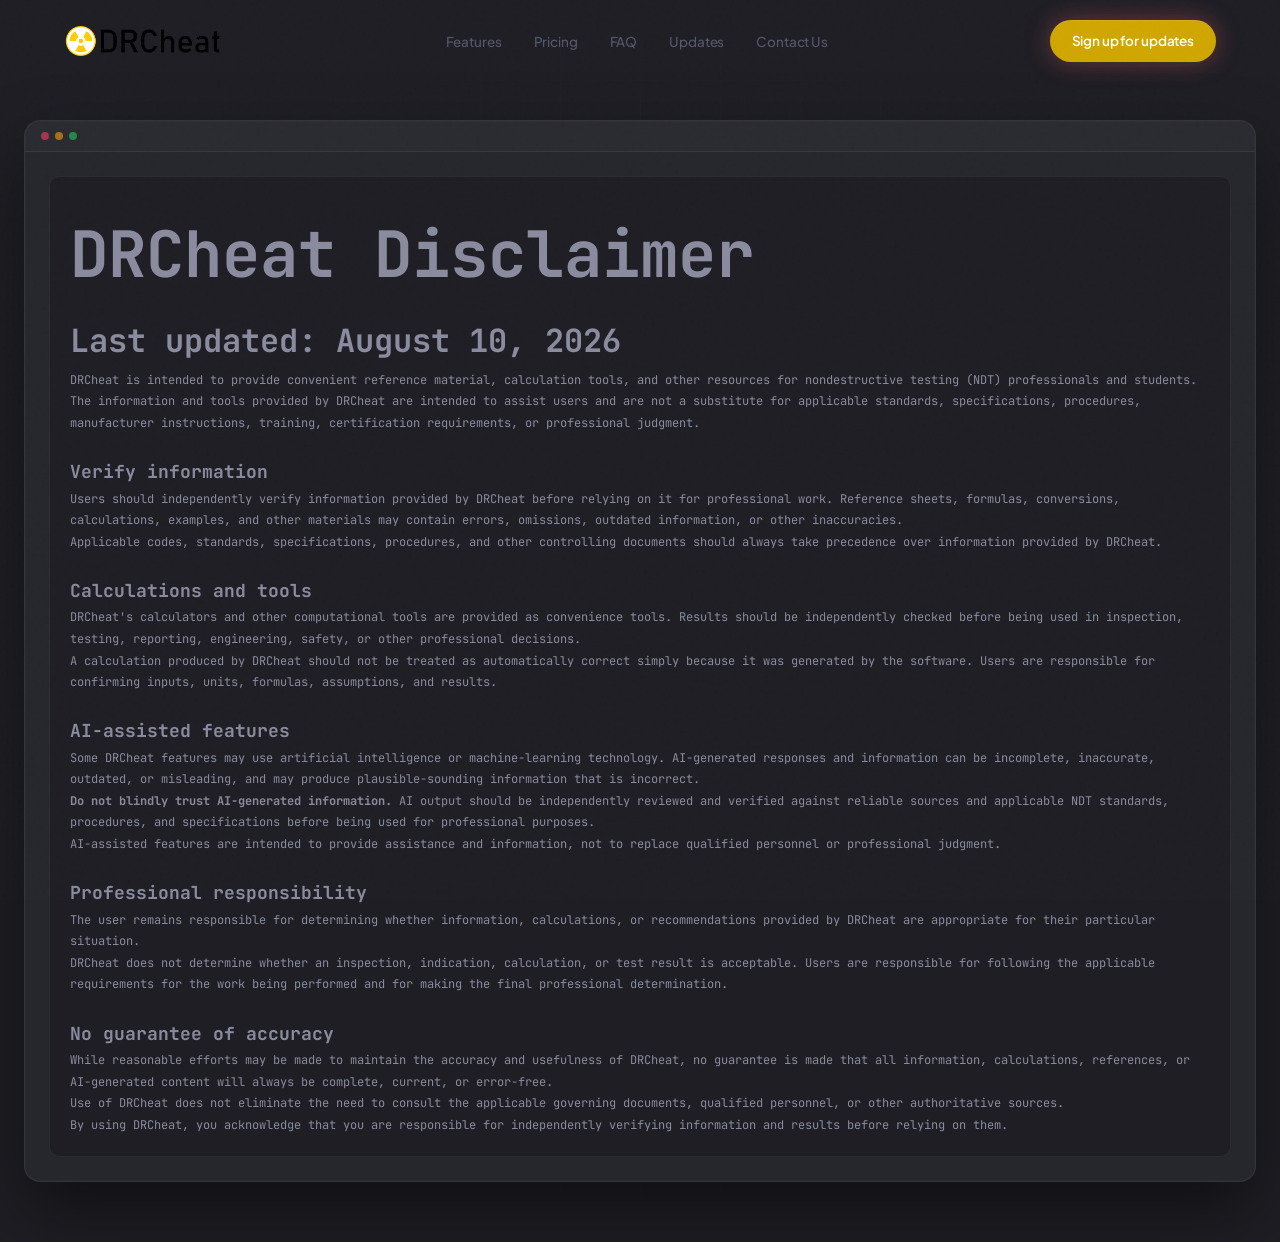
<file: disclaimer/index.html>
<!DOCTYPE html>
<html lang="en">
<head>
    <meta charset="UTF-8">
    <meta name="viewport" content="width=device-width, initial-scale=1.0">
    <link rel="icon" type="image/x-icon" href="/favicon.ico">
    
    <title>DRCheat - Disclaimer</title>
    <link rel="canonical" href="https://drcheat.on.ma/disclaimer">
    <link rel="stylesheet" href="/assets/index.css">

    <meta property="og:type" content="website">
    <meta property="og:title" content="DRCheat — The Ultimate NDT Toolkit">
    <meta property="og:description" content="A powerful toolkit for NDT technicians, featuring unit conversion, cheat sheets, image tools, and productivity features.">
    <meta property="og:url" content="https://drcheat.on.ma/disclaimer">
    <meta property="og:image" content="https://drcheat.on.ma/assets/og-image.png">
    <meta property="og:site_name" content="DRCheat">

    <meta name="twitter:card" content="summary_large_image">
    <meta name="twitter:title" content="DRCheat — The Ultimate NDT Toolkit">
    <meta name="twitter:description" content="A powerful toolkit for NDT technicians, featuring unit conversion, cheat sheets, image tools, and productivity features.">
    <meta name="twitter:image" content="https://drcheat.on.ma/assets/og-image.png">

    <link rel="preconnect" href="https://fonts.googleapis.com">
    <link rel="preconnect" href="https://fonts.gstatic.com" crossorigin>
    <link href="https://fonts.googleapis.com/css2?family=Plus+Jakarta+Sans:wght@400;500;600;700;800&family=JetBrains+Mono:wght@400;500&display=swap" rel="stylesheet">
    <link href="https://fonts.googleapis.com/css2?family=Audiowide&display=swap" rel="stylesheet">

    <script defer src="https://analytics.drcheat.on.ma/script.js" data-website-id="e229d706-42db-4bab-a786-68987f3311f6"></script>
    <script defer src="https://analytics.drcheat.on.ma/recorder.js" data-website-id="e229d706-42db-4bab-a786-68987f3311f6"></script>
</head>
<body>
    <nav class="navbar" id="navbar">
        <div class="container">
            <a href="/" class="nav-brand" data-umami-event="logo">
                <img src="/assets/logo.png" alt="DRCheat Logo" class="brand-logo">
            </a>
            <ul class="nav-links" id="navLinks">
                <li><a href="/#features" data-umami-event="features">Features</a></li>
                <li><a href="/#pricing" data-umami-event="pricing">Pricing</a></li>
                <li><a href="/#faq" data-umami-event="faq">FAQ</a></li>
                <li><a href="/updates" data-umami-event="updates">Updates</a></li>
                <li><a href="/contact" data-umami-event="contact">Contact Us</a></li>
                <li class="nav-mobile-actions">
                    <a href="/#subscribe" data-umami-event="subscribe" class="btn btn-primary">Sign up for updates</a>
                </li>
            </ul>
            <div class="nav-actions">
                <a href="/#subscribe" data-umami-event="subscribe" class="btn btn-primary">Sign up for updates</a>
            </div>
            <button class="nav-toggle" id="navToggle" aria-label="Toggle menu" data-umami-event="mobile-nav">
                <span></span><span></span><span></span>
            </button>
        </div>
    </nav>

    <section class="error-page">
        <div class="error-window">
            <div class="error-toolbar">
                <span></span>
                <span></span>
                <span></span>
            </div>
                <div class="fv-body">
                    <div class="code-block">
                    <h1 style="font-size: 64px;">DRCheat Disclaimer</h1>
                    <p style="font-size: 32px;"><strong>Last updated: August 10, 2026</strong></p>
                    <p>
                        DRCheat is intended to provide convenient reference material, calculation
                        tools, and other resources for nondestructive testing (NDT) professionals
                        and students. The information and tools provided by DRCheat are intended
                        to assist users and are not a substitute for applicable standards,
                        specifications, procedures, manufacturer instructions, training,
                        certification requirements, or professional judgment.
                    </p><br>

                    <h2>Verify information</h2>
                    <p>
                        Users should independently verify information provided by DRCheat before
                        relying on it for professional work. Reference sheets, formulas,
                        conversions, calculations, examples, and other materials may contain
                        errors, omissions, outdated information, or other inaccuracies.
                    </p>

                    <p>
                        Applicable codes, standards, specifications, procedures, and other
                        controlling documents should always take precedence over information
                        provided by DRCheat.
                    </p><br>

                    <h2>Calculations and tools</h2>

                    <p>
                        DRCheat's calculators and other computational tools are provided as
                        convenience tools. Results should be independently checked before being
                        used in inspection, testing, reporting, engineering, safety, or other
                        professional decisions.
                    </p>

                    <p>
                        A calculation produced by DRCheat should not be treated as automatically
                        correct simply because it was generated by the software. Users are
                        responsible for confirming inputs, units, formulas, assumptions, and
                        results.
                    </p><br>

                    <h2>AI-assisted features</h2>

                    <p>
                        Some DRCheat features may use artificial intelligence or machine-learning
                        technology. AI-generated responses and information can be incomplete,
                        inaccurate, outdated, or misleading, and may produce plausible-sounding
                        information that is incorrect.
                    </p>

                    <p>
                        <strong>
                            Do not blindly trust AI-generated information.
                        </strong>
                        AI output should be independently reviewed and verified against reliable
                        sources and applicable NDT standards, procedures, and specifications
                        before being used for professional purposes.
                    </p>

                    <p>
                        AI-assisted features are intended to provide assistance and information,
                        not to replace qualified personnel or professional judgment.
                    </p><br>

                    <h2>Professional responsibility</h2>

                    <p>
                        The user remains responsible for determining whether information,
                        calculations, or recommendations provided by DRCheat are appropriate for
                        their particular situation.
                    </p>

                    <p>
                        DRCheat does not determine whether an inspection, indication, calculation,
                        or test result is acceptable. Users are responsible for following the
                        applicable requirements for the work being performed and for making the
                        final professional determination.
                    </p><br>

                    <h2>No guarantee of accuracy</h2>

                    <p>
                        While reasonable efforts may be made to maintain the accuracy and
                        usefulness of DRCheat, no guarantee is made that all information,
                        calculations, references, or AI-generated content will always be complete,
                        current, or error-free.
                    </p>

                    <p>
                        Use of DRCheat does not eliminate the need to consult the applicable
                        governing documents, qualified personnel, or other authoritative sources.
                    </p>

                    <p>
                        By using DRCheat, you acknowledge that you are responsible for
                        independently verifying information and results before relying on them.
                    </p>
                </div>
            </div>
        </div>
    </section>
</body>
</html>
</file>
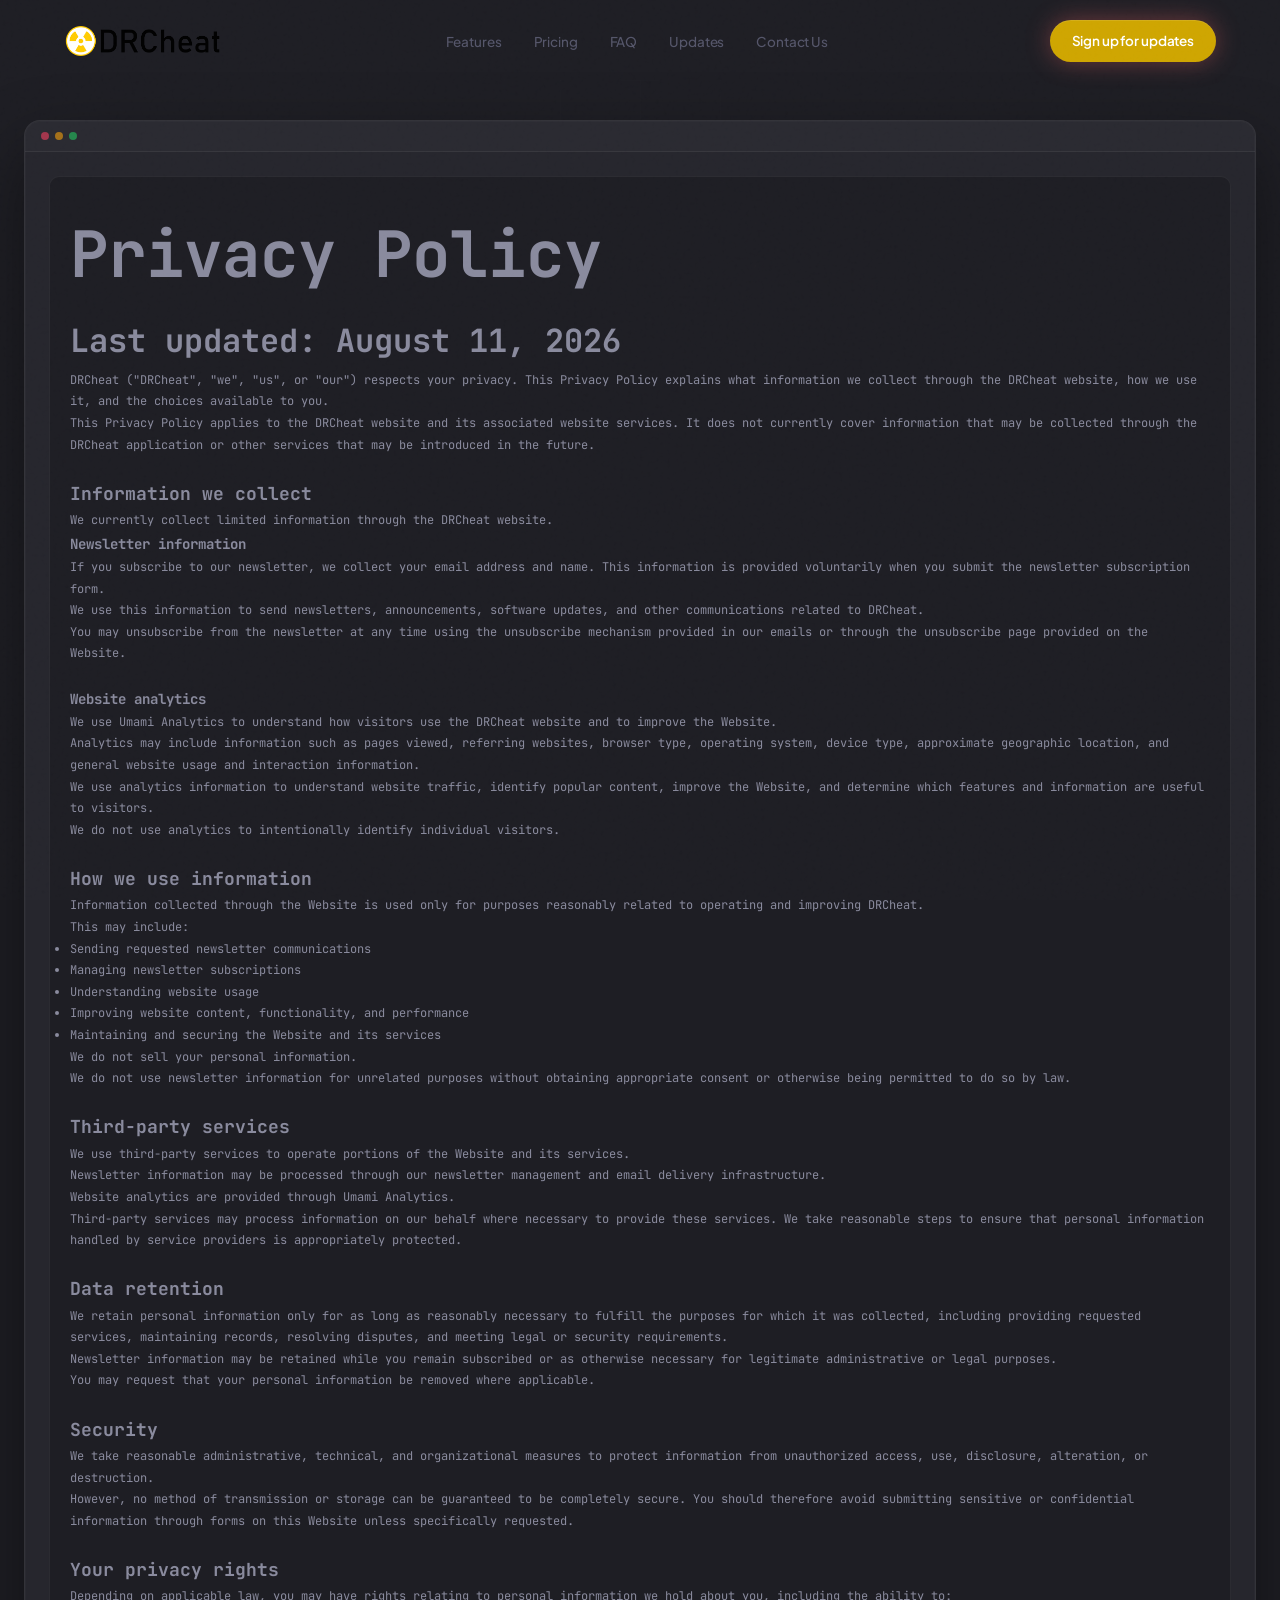
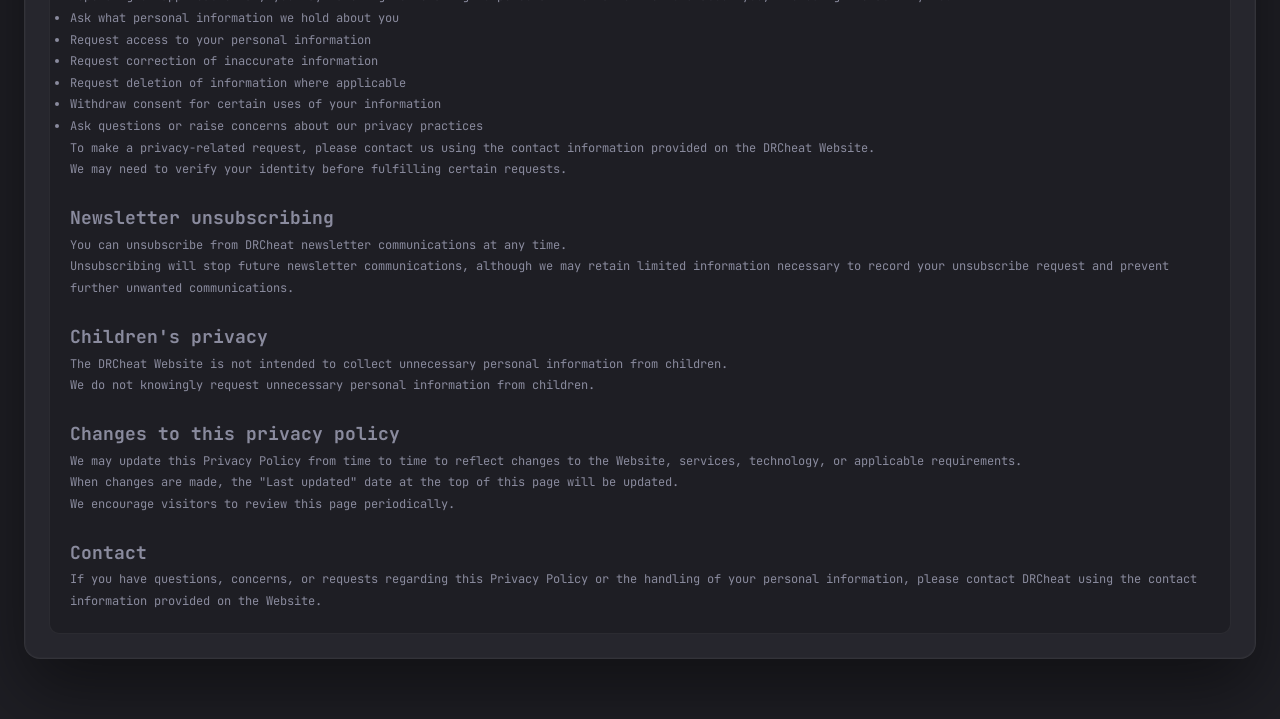
<file: pp/index.html>
<!DOCTYPE html>
<html lang="en">
<head>
    <meta charset="UTF-8">
    <meta name="viewport" content="width=device-width, initial-scale=1.0">
    <link rel="icon" type="image/x-icon" href="/favicon.ico">
    
    <title>DRCheat - Privacy Policy</title>
    <link rel="canonical" href="https://drcheat.on.ma/pp">
    <link rel="stylesheet" href="/assets/index.css">

    <meta property="og:type" content="website">
    <meta property="og:title" content="DRCheat — The Ultimate NDT Toolkit">
    <meta property="og:description" content="A powerful toolkit for NDT technicians, featuring unit conversion, cheat sheets, image tools, and productivity features.">
    <meta property="og:url" content="https://drcheat.on.ma/pp">
    <meta property="og:image" content="https://drcheat.on.ma/assets/og-image.png">
    <meta property="og:site_name" content="DRCheat">

    <meta name="twitter:card" content="summary_large_image">
    <meta name="twitter:title" content="DRCheat — The Ultimate NDT Toolkit">
    <meta name="twitter:description" content="A powerful toolkit for NDT technicians, featuring unit conversion, cheat sheets, image tools, and productivity features.">
    <meta name="twitter:image" content="https://drcheat.on.ma/assets/og-image.png">

    <link rel="preconnect" href="https://fonts.googleapis.com">
    <link rel="preconnect" href="https://fonts.gstatic.com" crossorigin>
    <link href="https://fonts.googleapis.com/css2?family=Plus+Jakarta+Sans:wght@400;500;600;700;800&family=JetBrains+Mono:wght@400;500&display=swap" rel="stylesheet">
    <link href="https://fonts.googleapis.com/css2?family=Audiowide&display=swap" rel="stylesheet">

    <script defer src="https://analytics.drcheat.on.ma/script.js" data-website-id="e229d706-42db-4bab-a786-68987f3311f6"></script>
    <script defer src="https://analytics.drcheat.on.ma/recorder.js" data-website-id="e229d706-42db-4bab-a786-68987f3311f6"></script>
</head>
<body>
    <nav class="navbar" id="navbar">
        <div class="container">
            <a href="/" class="nav-brand" data-umami-event="logo">
                <img src="/assets/logo.png" alt="DRCheat Logo" class="brand-logo">
            </a>
            <ul class="nav-links" id="navLinks">
                <li><a href="/#features" data-umami-event="features">Features</a></li>
                <li><a href="/#pricing" data-umami-event="pricing">Pricing</a></li>
                <li><a href="/#faq" data-umami-event="faq">FAQ</a></li>
                <li><a href="/updates" data-umami-event="updates">Updates</a></li>
                <li><a href="/contact" data-umami-event="contact">Contact Us</a></li>
                <li class="nav-mobile-actions">
                    <a href="/#subscribe" data-umami-event="subscribe" class="btn btn-primary">Sign up for updates</a>
                </li>
            </ul>
            <div class="nav-actions">
                <a href="/#subscribe" data-umami-event="subscribe" class="btn btn-primary">Sign up for updates</a>
            </div>
            <button class="nav-toggle" id="navToggle" aria-label="Toggle menu" data-umami-event="mobile-nav">
                <span></span><span></span><span></span>
            </button>
        </div>
    </nav>

    <section class="error-page">
        <div class="error-window">
            <div class="error-toolbar">
                <span></span>
                <span></span>
                <span></span>
            </div>
                <div class="fv-body">
                    <div class="code-block">
                    <h1 style="font-size: 64px;">Privacy Policy</h1>
                    <p style="font-size: 32px;"><strong>Last updated: August 11, 2026</strong></p>

                    <p>
                        DRCheat ("DRCheat", "we", "us", or "our") respects your privacy. This Privacy
                        Policy explains what information we collect through the DRCheat website,
                        how we use it, and the choices available to you.
                    </p>

                    <p>
                        This Privacy Policy applies to the DRCheat website and its associated
                        website services. It does not currently cover information that may be
                        collected through the DRCheat application or other services that may be
                        introduced in the future.
                    </p><br>

                    <h2>Information we collect</h2>

                    <p>
                        We currently collect limited information through the DRCheat website.
                    </p>

                    <h3>Newsletter information</h3>

                    <p>
                        If you subscribe to our newsletter, we collect your email address and name.
                        This information is provided voluntarily when you submit the newsletter
                        subscription form.
                    </p>

                    <p>
                        We use this information to send newsletters, announcements, software
                        updates, and other communications related to DRCheat.
                    </p>

                    <p>
                        You may unsubscribe from the newsletter at any time using the unsubscribe
                        mechanism provided in our emails or through the unsubscribe page provided
                        on the Website.
                    </p><br>

                    <h3>Website analytics</h3>

                    <p>
                        We use Umami Analytics to understand how visitors use the DRCheat website
                        and to improve the Website.
                    </p>

                    <p>
                        Analytics may include information such as pages viewed, referring websites,
                        browser type, operating system, device type, approximate geographic
                        location, and general website usage and interaction information.
                    </p>

                    <p>
                        We use analytics information to understand website traffic, identify popular
                        content, improve the Website, and determine which features and information
                        are useful to visitors.
                    </p>

                    <p>
                        We do not use analytics to intentionally identify individual visitors.
                    </p><br>

                    <h2>How we use information</h2>

                    <p>
                        Information collected through the Website is used only for purposes
                        reasonably related to operating and improving DRCheat.
                    </p>

                    <p>
                        This may include:
                    </p>

                    <ul>
                        <li>Sending requested newsletter communications</li>
                        <li>Managing newsletter subscriptions</li>
                        <li>Understanding website usage</li>
                        <li>Improving website content, functionality, and performance</li>
                        <li>Maintaining and securing the Website and its services</li>
                    </ul>

                    <p>
                        We do not sell your personal information.
                    </p>

                    <p>
                        We do not use newsletter information for unrelated purposes without
                        obtaining appropriate consent or otherwise being permitted to do so by law.
                    </p><br>

                    <h2>Third-party services</h2>

                    <p>
                        We use third-party services to operate portions of the Website and its
                        services.
                    </p>

                    <p>
                        Newsletter information may be processed through our newsletter management
                        and email delivery infrastructure.
                    </p>

                    <p>
                        Website analytics are provided through Umami Analytics.
                    </p>

                    <p>
                        Third-party services may process information on our behalf where necessary
                        to provide these services. We take reasonable steps to ensure that personal
                        information handled by service providers is appropriately protected.
                    </p><br>

                    <h2>Data retention</h2>

                    <p>
                        We retain personal information only for as long as reasonably necessary to
                        fulfill the purposes for which it was collected, including providing
                        requested services, maintaining records, resolving disputes, and meeting
                        legal or security requirements.
                    </p>

                    <p>
                        Newsletter information may be retained while you remain subscribed or as
                        otherwise necessary for legitimate administrative or legal purposes.
                    </p>

                    <p>
                        You may request that your personal information be removed where applicable.
                    </p><br>

                    <h2>Security</h2>

                    <p>
                        We take reasonable administrative, technical, and organizational measures
                        to protect information from unauthorized access, use, disclosure,
                        alteration, or destruction.
                    </p>

                    <p>
                        However, no method of transmission or storage can be guaranteed to be
                        completely secure. You should therefore avoid submitting sensitive or
                        confidential information through forms on this Website unless specifically
                        requested.
                    </p><br>

                    <h2>Your privacy rights</h2>

                    <p>
                        Depending on applicable law, you may have rights relating to personal
                        information we hold about you, including the ability to:
                    </p>

                    <ul>
                        <li>Ask what personal information we hold about you</li>
                        <li>Request access to your personal information</li>
                        <li>Request correction of inaccurate information</li>
                        <li>Request deletion of information where applicable</li>
                        <li>Withdraw consent for certain uses of your information</li>
                        <li>Ask questions or raise concerns about our privacy practices</li>
                    </ul>

                    <p>
                        To make a privacy-related request, please contact us using the contact
                        information provided on the DRCheat Website.
                    </p>

                    <p>
                        We may need to verify your identity before fulfilling certain requests.
                    </p><br>

                    <h2>Newsletter unsubscribing</h2>

                    <p>
                        You can unsubscribe from DRCheat newsletter communications at any time.
                    </p>

                    <p>
                        Unsubscribing will stop future newsletter communications, although we may
                        retain limited information necessary to record your unsubscribe request and
                        prevent further unwanted communications.
                    </p><br>

                    <h2>Children's privacy</h2>

                    <p>
                        The DRCheat Website is not intended to collect unnecessary personal
                        information from children.
                    </p>

                    <p>
                        We do not knowingly request unnecessary personal information from children.
                    </p><br>

                    <h2>Changes to this privacy policy</h2>

                    <p>
                        We may update this Privacy Policy from time to time to reflect changes to
                        the Website, services, technology, or applicable requirements.
                    </p>

                    <p>
                        When changes are made, the "Last updated" date at the top of this page will
                        be updated.
                    </p>

                    <p>
                        We encourage visitors to review this page periodically.
                    </p><br>

                    <h2>Contact</h2>

                    <p>
                        If you have questions, concerns, or requests regarding this Privacy Policy
                        or the handling of your personal information, please contact DRCheat using
                        the contact information provided on the Website.
                    </p>
                </div>
            </div>
        </div>
    </section>
</body>
</html>
</file>
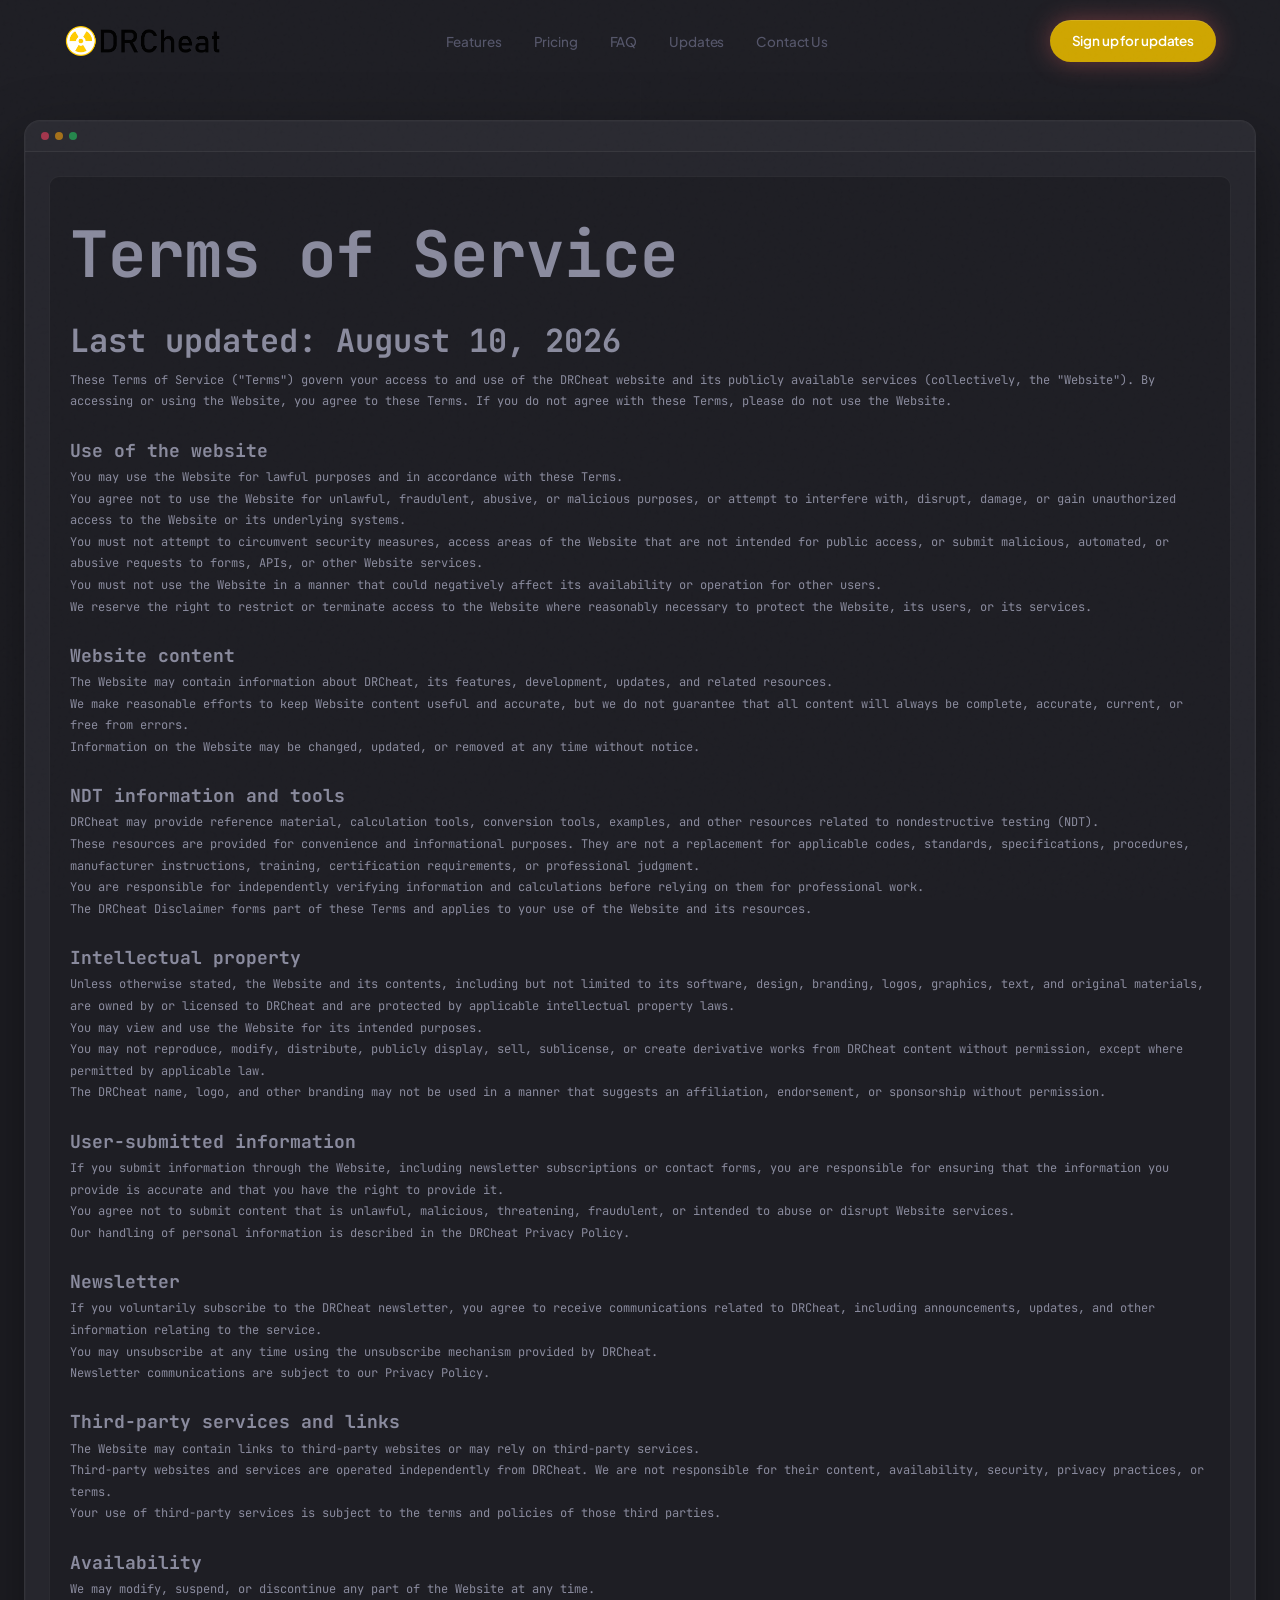
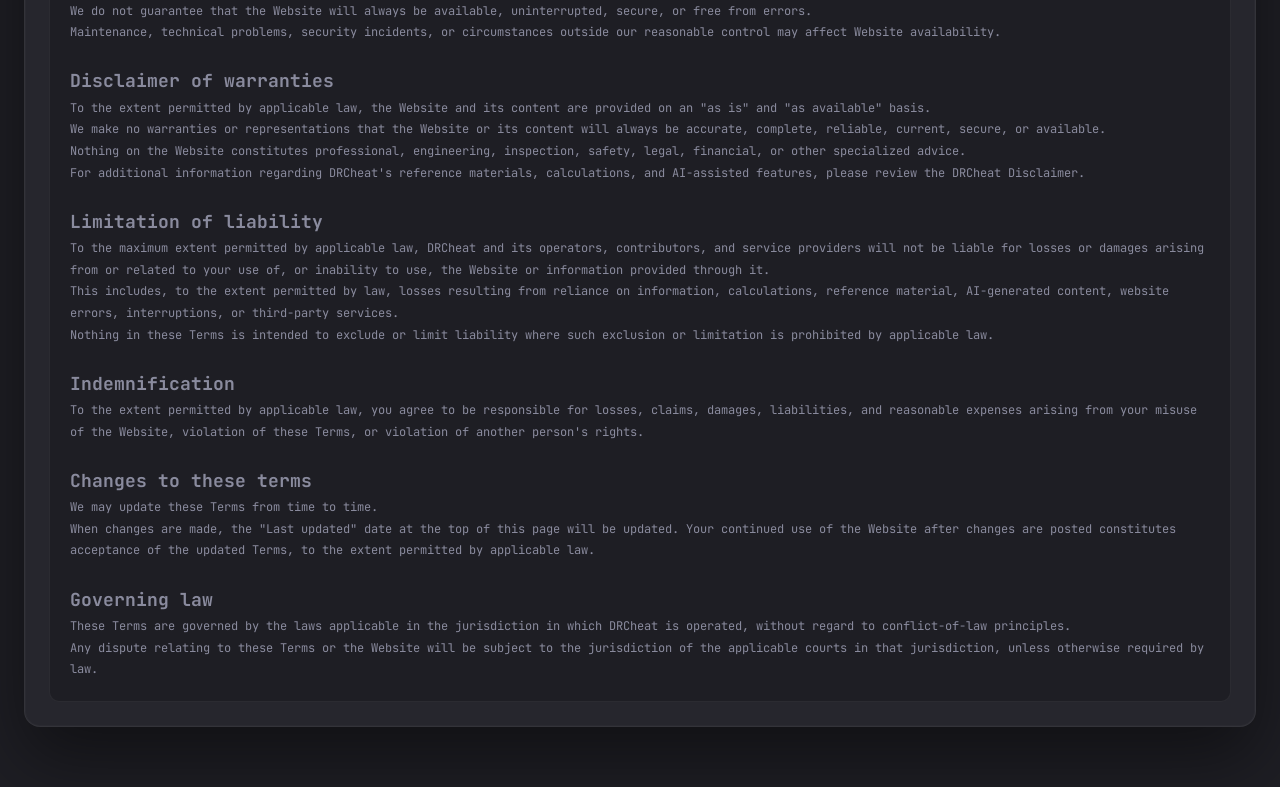
<file: tos/index.html>
<!DOCTYPE html>
<html lang="en">
<head>
    <meta charset="UTF-8">
    <meta name="viewport" content="width=device-width, initial-scale=1.0">
    <link rel="icon" type="image/x-icon" href="/favicon.ico">
    
    <title>DRCheat - Terms of Service</title>
    <link rel="canonical" href="https://drcheat.on.ma/tos">
    <link rel="stylesheet" href="/assets/index.css">

    <meta property="og:type" content="website">
    <meta property="og:title" content="DRCheat — The Ultimate NDT Toolkit">
    <meta property="og:description" content="A powerful toolkit for NDT technicians, featuring unit conversion, cheat sheets, image tools, and productivity features.">
    <meta property="og:url" content="https://drcheat.on.ma/tos">
    <meta property="og:image" content="https://drcheat.on.ma/assets/og-image.png">
    <meta property="og:site_name" content="DRCheat">

    <meta name="twitter:card" content="summary_large_image">
    <meta name="twitter:title" content="DRCheat — The Ultimate NDT Toolkit">
    <meta name="twitter:description" content="A powerful toolkit for NDT technicians, featuring unit conversion, cheat sheets, image tools, and productivity features.">
    <meta name="twitter:image" content="https://drcheat.on.ma/assets/og-image.png">

    <link rel="preconnect" href="https://fonts.googleapis.com">
    <link rel="preconnect" href="https://fonts.gstatic.com" crossorigin>
    <link href="https://fonts.googleapis.com/css2?family=Plus+Jakarta+Sans:wght@400;500;600;700;800&family=JetBrains+Mono:wght@400;500&display=swap" rel="stylesheet">
    <link href="https://fonts.googleapis.com/css2?family=Audiowide&display=swap" rel="stylesheet">

    <script defer src="https://analytics.drcheat.on.ma/script.js" data-website-id="e229d706-42db-4bab-a786-68987f3311f6"></script>
    <script defer src="https://analytics.drcheat.on.ma/recorder.js" data-website-id="e229d706-42db-4bab-a786-68987f3311f6"></script>
</head>
<body>
    <nav class="navbar" id="navbar">
        <div class="container">
            <a href="/" class="nav-brand" data-umami-event="logo">
                <img src="/assets/logo.png" alt="DRCheat Logo" class="brand-logo">
            </a>
            <ul class="nav-links" id="navLinks">
                <li><a href="/#features" data-umami-event="features">Features</a></li>
                <li><a href="/#pricing" data-umami-event="pricing">Pricing</a></li>
                <li><a href="/#faq" data-umami-event="faq">FAQ</a></li>
                <li><a href="/updates" data-umami-event="updates">Updates</a></li>
                <li><a href="/contact" data-umami-event="contact">Contact Us</a></li>
                <li class="nav-mobile-actions">
                    <a href="/#subscribe" data-umami-event="subscribe" class="btn btn-primary">Sign up for updates</a>
                </li>
            </ul>
            <div class="nav-actions">
                <a href="/#subscribe" data-umami-event="subscribe" class="btn btn-primary">Sign up for updates</a>
            </div>
            <button class="nav-toggle" id="navToggle" aria-label="Toggle menu" data-umami-event="mobile-nav">
                <span></span><span></span><span></span>
            </button>
        </div>
    </nav>

    <section class="error-page">
        <div class="error-window">
            <div class="error-toolbar">
                <span></span>
                <span></span>
                <span></span>
            </div>
                <div class="fv-body">
                    <div class="code-block">
                    <h1 style="font-size: 64px;">Terms of Service</h1>
                    <p style="font-size: 32px;"><strong>Last updated: August 10, 2026</strong></p>

                    <p>
                        These Terms of Service ("Terms") govern your access to and use of the DRCheat
                        website and its publicly available services (collectively, the "Website").
                        By accessing or using the Website, you agree to these Terms. If you do not
                        agree with these Terms, please do not use the Website.
                    </p><br>

                    <h2>Use of the website</h2>

                    <p>
                        You may use the Website for lawful purposes and in accordance with these
                        Terms.
                    </p>

                    <p>
                        You agree not to use the Website for unlawful, fraudulent, abusive, or
                        malicious purposes, or attempt to interfere with, disrupt, damage, or gain
                        unauthorized access to the Website or its underlying systems.
                    </p>

                    <p>
                        You must not attempt to circumvent security measures, access areas of the
                        Website that are not intended for public access, or submit malicious,
                        automated, or abusive requests to forms, APIs, or other Website services.
                    </p>

                    <p>
                        You must not use the Website in a manner that could negatively affect its
                        availability or operation for other users.
                    </p>

                    <p>
                        We reserve the right to restrict or terminate access to the Website where
                        reasonably necessary to protect the Website, its users, or its services.
                    </p><br>

                    <h2>Website content</h2>

                    <p>
                        The Website may contain information about DRCheat, its features,
                        development, updates, and related resources.
                    </p>

                    <p>
                        We make reasonable efforts to keep Website content useful and accurate, but
                        we do not guarantee that all content will always be complete, accurate,
                        current, or free from errors.
                    </p>

                    <p>
                        Information on the Website may be changed, updated, or removed at any time
                        without notice.
                    </p><br>

                    <h2>NDT information and tools</h2>

                    <p>
                        DRCheat may provide reference material, calculation tools, conversion tools,
                        examples, and other resources related to nondestructive testing (NDT).
                    </p>

                    <p>
                        These resources are provided for convenience and informational purposes.
                        They are not a replacement for applicable codes, standards, specifications,
                        procedures, manufacturer instructions, training, certification requirements,
                        or professional judgment.
                    </p>

                    <p>
                        You are responsible for independently verifying information and calculations
                        before relying on them for professional work.
                    </p>

                    <p>
                        The DRCheat Disclaimer forms part of these Terms and applies to your use of
                        the Website and its resources.
                    </p><br>

                    <h2>Intellectual property</h2>

                    <p>
                        Unless otherwise stated, the Website and its contents, including but not
                        limited to its software, design, branding, logos, graphics, text, and
                        original materials, are owned by or licensed to DRCheat and are protected
                        by applicable intellectual property laws.
                    </p>

                    <p>
                        You may view and use the Website for its intended purposes.
                    </p>

                    <p>
                        You may not reproduce, modify, distribute, publicly display, sell,
                        sublicense, or create derivative works from DRCheat content without
                        permission, except where permitted by applicable law.
                    </p>

                    <p>
                        The DRCheat name, logo, and other branding may not be used in a manner that
                        suggests an affiliation, endorsement, or sponsorship without permission.
                    </p><br>

                    <h2>User-submitted information</h2>

                    <p>
                        If you submit information through the Website, including newsletter
                        subscriptions or contact forms, you are responsible for ensuring that the
                        information you provide is accurate and that you have the right to provide
                        it.
                    </p>

                    <p>
                        You agree not to submit content that is unlawful, malicious, threatening,
                        fraudulent, or intended to abuse or disrupt Website services.
                    </p>

                    <p>
                        Our handling of personal information is described in the DRCheat Privacy
                        Policy.
                    </p><br>

                    <h2>Newsletter</h2>

                    <p>
                        If you voluntarily subscribe to the DRCheat newsletter, you agree to receive
                        communications related to DRCheat, including announcements, updates, and
                        other information relating to the service.
                    </p>

                    <p>
                        You may unsubscribe at any time using the unsubscribe mechanism provided by
                        DRCheat.
                    </p>

                    <p>
                        Newsletter communications are subject to our Privacy Policy.
                    </p><br>

                    <h2>Third-party services and links</h2>

                    <p>
                        The Website may contain links to third-party websites or may rely on
                        third-party services.
                    </p>

                    <p>
                        Third-party websites and services are operated independently from DRCheat.
                        We are not responsible for their content, availability, security, privacy
                        practices, or terms.
                    </p>

                    <p>
                        Your use of third-party services is subject to the terms and policies of
                        those third parties.
                    </p><br>

                    <h2>Availability</h2>

                    <p>
                        We may modify, suspend, or discontinue any part of the Website at any time.
                    </p>

                    <p>
                        We do not guarantee that the Website will always be available,
                        uninterrupted, secure, or free from errors.
                    </p>

                    <p>
                        Maintenance, technical problems, security incidents, or circumstances
                        outside our reasonable control may affect Website availability.
                    </p><br>

                    <h2>Disclaimer of warranties</h2>

                    <p>
                        To the extent permitted by applicable law, the Website and its content are
                        provided on an "as is" and "as available" basis.
                    </p>

                    <p>
                        We make no warranties or representations that the Website or its content
                        will always be accurate, complete, reliable, current, secure, or available.
                    </p>

                    <p>
                        Nothing on the Website constitutes professional, engineering, inspection,
                        safety, legal, financial, or other specialized advice.
                    </p>

                    <p>
                        For additional information regarding DRCheat's reference materials,
                        calculations, and AI-assisted features, please review the DRCheat
                        Disclaimer.
                    </p><br>

                    <h2>Limitation of liability</h2>

                    <p>
                        To the maximum extent permitted by applicable law, DRCheat and its
                        operators, contributors, and service providers will not be liable for
                        losses or damages arising from or related to your use of, or inability to
                        use, the Website or information provided through it.
                    </p>

                    <p>
                        This includes, to the extent permitted by law, losses resulting from
                        reliance on information, calculations, reference material, AI-generated
                        content, website errors, interruptions, or third-party services.
                    </p>

                    <p>
                        Nothing in these Terms is intended to exclude or limit liability where such
                        exclusion or limitation is prohibited by applicable law.
                    </p><br>

                    <h2>Indemnification</h2>

                    <p>
                        To the extent permitted by applicable law, you agree to be responsible for
                        losses, claims, damages, liabilities, and reasonable expenses arising from
                        your misuse of the Website, violation of these Terms, or violation of
                        another person's rights.
                    </p><br>

                    <h2>Changes to these terms</h2>

                    <p>
                        We may update these Terms from time to time.
                    </p>

                    <p>
                        When changes are made, the "Last updated" date at the top of this page will
                        be updated. Your continued use of the Website after changes are posted
                        constitutes acceptance of the updated Terms, to the extent permitted by
                        applicable law.
                    </p><br>

                    <h2>Governing law</h2>

                    <p>
                        These Terms are governed by the laws applicable in the jurisdiction in which
                        DRCheat is operated, without regard to conflict-of-law principles.
                    </p>

                    <p>
                        Any dispute relating to these Terms or the Website will be subject to the
                        jurisdiction of the applicable courts in that jurisdiction, unless otherwise
                        required by law.
                    </p>
                </div>
            </div>
        </div>
    </section>
</body>
</html>
</file>
<file: assets/index.css>
/* ============================================
           QUANTIX - SaaS Landing Page Template
           Design: TemplateMo
           https://templatemo.com
        ============================================ */

        *,
        *::before,
        *::after {
            margin: 0;
            padding: 0;
            box-sizing: border-box;
        }

        :root {
            --deep-space: #1E1E24;
            --surface-1: #26262D;
            --surface-2: #2E2E36;
            --surface-3: #36363F;
            --accent: #cfa600;
            --accent-light: #FF9B9B;
            --accent-glow: rgba(255, 107, 107, 0.35);
            --accent-soft: rgba(255, 107, 107, 0.08);
            --accent-border: rgba(255, 107, 107, 0.25);
            --text-primary: #EEEEF0;
            --text-secondary: #8A8B9E;
            --text-muted: #55566A;
            --border-subtle: rgba(255, 255, 255, 0.06);
            --green: #22C55E;
            --amber: #F59E0B;
            --rose: #F43F5E;
            --radius: 16px;
            --radius-sm: 10px;
            --radius-xs: 6px;
            --radius-pill: 100px;
        }

        html { scroll-behavior: smooth; }

        body {
            font-family: 'Plus Jakarta Sans', -apple-system, sans-serif;
            background-color: var(--deep-space);
            color: var(--text-primary);
            line-height: 1.6;
            overflow-x: hidden;
            -webkit-font-smoothing: antialiased;
        }

        /* Grain overlay */
        body::after {
            content: '';
            position: fixed;
            inset: 0;
            background-image: url("data:image/svg+xml,%3Csvg viewBox='0 0 256 256' xmlns='http://www.w3.org/2000/svg'%3E%3Cfilter id='n'%3E%3CfeTurbulence type='fractalNoise' baseFrequency='0.9' numOctaves='4' stitchTiles='stitch'/%3E%3C/filter%3E%3Crect width='100%25' height='100%25' filter='url(%23n)' opacity='0.03'/%3E%3C/svg%3E");
            pointer-events: none;
            z-index: 9999;
            opacity: 0.5;
        }

        a { text-decoration: none; color: inherit; }

        .container {
            width: 100%;
            max-width: 1200px;
            margin: 0 auto;
            padding: 0 24px;
        }

        .mono { font-family: 'JetBrains Mono', monospace; }

        /* ===== NAVBAR ===== */

        .navbar {
            position: fixed;
            top: 0;
            left: 0;
            width: 100%;
            z-index: 1000;
            padding: 20px 0;
            transition: all 0.4s ease;
        }

        .navbar.scrolled {
            background: rgba(30, 30, 36, 0.8);
            backdrop-filter: blur(24px);
            -webkit-backdrop-filter: blur(24px);
            padding: 14px 0;
            border-bottom: 1px solid var(--border-subtle);
        }

        .navbar .container {
            display: flex;
            align-items: center;
            justify-content: space-between;
        }

        .nav-brand {
            display: flex;
            align-items: center;
        }

        .brand-logo {
            height: 32px; /* adjust depending on your navbar size */
            width: auto;
        }
        .nav-links {
            display: flex;
            align-items: center;
            gap: 32px;
            list-style: none;
        }

        .nav-links a {
            font-size: 13.5px;
            font-weight: 500;
            color: var(--text-muted);
            transition: color 0.3s;
            letter-spacing: -0.01em;
        }

        .nav-links a:hover { color: var(--text-primary); }

        .nav-mobile-actions {
            display: none;
        }

        .nav-actions { display: flex; align-items: center; gap: 10px; }

        .btn {
            display: inline-flex;
            align-items: center;
            justify-content: center;
            gap: 8px;
            padding: 10px 22px;
            border-radius: var(--radius-pill);
            font-family: inherit;
            font-size: 13.5px;
            font-weight: 600;
            cursor: pointer;
            border: none;
            transition: all 0.3s ease;
            letter-spacing: -0.01em;
        }

        .btn-ghost { background: transparent; color: var(--text-secondary); }
        .btn-ghost:hover { color: var(--text-primary); }

        .btn-primary {
            background: var(--accent);
            color: #fff;
            box-shadow: 0 0 24px var(--accent-glow),
                        0 1px 0 rgba(255,255,255,0.1) inset;
        }

        .btn-primary:hover {
            background: #FF8585;
            box-shadow: 0 0 36px var(--accent-glow),
                        0 1px 0 rgba(255,255,255,0.15) inset;
            transform: translateY(-1px);
        }

        .btn-secondary {
            background: rgba(255,255,255,0.05);
            color: var(--text-primary);
            border: 1px solid var(--border-subtle);
        }

        .btn-secondary:hover {
            background: rgba(255,255,255,0.08);
            border-color: rgba(255,255,255,0.1);
        }

        .btn-lg { padding: 14px 32px; font-size: 14.5px; }

        .btn-primary .btn-arrow { transition: transform 0.3s; }
        .btn-primary:hover .btn-arrow { transform: translateX(3px); }

        .nav-toggle {
            display: none;
            flex-direction: column;
            gap: 5px;
            background: none;
            border: none;
            cursor: pointer;
            padding: 4px;
            z-index: 1001;
        }

        .nav-toggle span {
            width: 20px;
            height: 2px;
            background: var(--text-primary);
            border-radius: 2px;
            transition: all 0.3s;
        }

        .nav-toggle.active span:nth-child(1) { transform: rotate(45deg) translate(5px, 5px); }
        .nav-toggle.active span:nth-child(2) { opacity: 0; }
        .nav-toggle.active span:nth-child(3) { transform: rotate(-45deg) translate(5px, -5px); }

        /* ===== HERO ===== */

        .hero {
            position: relative;
            padding: 180px 24px 120px;
            overflow: hidden;
        }

        .hero::before {
            content: '';
            position: absolute;
            top: 10%;
            left: 50%;
            transform: translateX(-50%);
            width: 1000px;
            height: 700px;
            background: radial-gradient(circle at center,
                rgba(255, 107, 107, 0.12) 0%,
                rgba(255, 107, 107, 0.04) 35%,
                transparent 55%);
            pointer-events: none;
        }

        .hero::after {
            content: '';
            position: absolute;
            inset: 0;
            background-image:
                linear-gradient(rgba(255,255,255,0.035) 1px, transparent 1px),
                linear-gradient(90deg, rgba(255,255,255,0.035) 1px, transparent 1px);
            background-size: 80px 80px;
            mask-image: radial-gradient(ellipse at 50% 30%, black 30%, transparent 75%);
            -webkit-mask-image: radial-gradient(ellipse at 50% 30%, black 30%, transparent 75%);
            pointer-events: none;
        }

        .hero-inner {
            position: relative;
            z-index: 1;
            display: grid;
            grid-template-columns: 1fr 1fr;
            gap: 60px;
            align-items: center;
            max-width: 1200px;
            margin: 0 auto;
        }

        .hero-content { max-width: 560px; }

        .hero-badge {
            display: inline-flex;
            align-items: center;
            gap: 8px;
            padding: 5px 16px 5px 7px;
            background: var(--accent-soft);
            border: 1px solid rgba(255, 107, 107, 0.2);
            border-radius: var(--radius-pill);
            font-size: 12.5px;
            font-weight: 600;
            color: var(--accent-light);
            margin-bottom: 28px;
        }

        .badge-dot {
            width: 7px;
            height: 7px;
            background: var(--rose);
            border-radius: 50%;
            box-shadow: 0 0 8px rgba(40, 235, 111, 0.6);
            animation: dotPulse 2s ease-in-out infinite;
        }

        @keyframes dotPulse {
            0%, 100% { opacity: 1; }
            50% { opacity: 0.3; }
        }

        .hero h1 {
            font-size: clamp(40px, 5vw, 62px);
            font-weight: 800;
            letter-spacing: -0.04em;
            line-height: 1.05;
            margin-bottom: 20px;
        }

        .gradient-text {
            background: linear-gradient(135deg, #FFD4D4 0%, var(--accent) 40%, #FF9B9B 100%);
            -webkit-background-clip: text;
            background-clip: text;
            -webkit-text-fill-color: transparent;
        }

        .hero-desc {
            font-size: 16.5px;
            color: var(--text-secondary);
            line-height: 1.7;
            margin-bottom: 36px;
            max-width: 460px;
        }

        .hero-cta {
            display: flex;
            align-items: center;
            gap: 14px;
            margin-bottom: 48px;
        }

        .trusted-row { display: flex; flex-direction: column; gap: 14px; }

        .trusted-label {
            font-size: 11.5px;
            font-weight: 500;
            color: var(--text-muted);
            text-transform: uppercase;
            letter-spacing: 0.1em;
        }

        .trusted-logos {
            display: flex;
            align-items: center;
            gap: 28px;
            flex-wrap: wrap;
        }

        .trusted-logo {
            opacity: 0.25;
            transition: opacity 0.3s;
            font-size: 14px;
            font-weight: 700;
            color: var(--text-secondary);
            letter-spacing: -0.02em;
            display: flex;
            align-items: center;
            gap: 6px;
        }

        .trusted-logo:hover { opacity: 0.5; }

        .trusted-logo .t-icon {
            width: 18px;
            height: 18px;
            border-radius: 4px;
            background: rgba(255,255,255,0.15);
        }

        /* Hero mockup */
        .hero-mockup { position: relative; }

        .mockup-window {
            background: var(--surface-1);
            border: 1px solid var(--border-subtle);
            border-radius: 14px;
            overflow: hidden;
            box-shadow: 0 40px 80px rgba(0,0,0,0.5),
                        0 0 0 1px rgba(255,255,255,0.03) inset;
            transform: perspective(1200px) rotateY(-4deg) rotateX(2deg);
            transition: transform 0.5s ease;
        }

        .mockup-window:hover {
            transform: perspective(1200px) rotateY(-1deg) rotateX(1deg);
        }

        .mockup-toolbar {
            display: flex;
            align-items: center;
            gap: 6px;
            padding: 12px 16px;
            border-bottom: 1px solid var(--border-subtle);
        }

        .mockup-dot {
            width: 10px;
            height: 10px;
            border-radius: 50%;
        }

        .mockup-dot:nth-child(1) { background: var(--rose); opacity: 0.7; }
        .mockup-dot:nth-child(2) { background: var(--amber); opacity: 0.7; }
        .mockup-dot:nth-child(3) { background: var(--green); opacity: 0.7; }

        .mockup-body { padding: 20px; }

        .mockup-metric-row {
            display: grid;
            grid-template-columns: repeat(3, 1fr);
            gap: 12px;
            margin-bottom: 16px;
        }

        .mockup-metric {
            background: var(--surface-2);
            border-radius: 10px;
            padding: 14px;
            border: 1px solid var(--border-subtle);
        }

        .mockup-metric .mm-label {
            font-size: 10px;
            color: var(--text-muted);
            margin-bottom: 6px;
            text-transform: uppercase;
            letter-spacing: 0.06em;
        }

        .mockup-metric .mm-value {
            font-size: 20px;
            font-weight: 800;
            letter-spacing: -0.04em;
        }

        .mockup-metric .mm-change {
            font-size: 10px;
            font-weight: 600;
            color: var(--green);
            margin-top: 4px;
        }

        .mockup-chart {
            background: var(--surface-2);
            border-radius: 10px;
            padding: 16px;
            border: 1px solid var(--border-subtle);
            height: 120px;
            position: relative;
            overflow: hidden;
        }

        .mockup-chart-label {
            font-size: 10px;
            color: var(--text-muted);
            text-transform: uppercase;
            letter-spacing: 0.06em;
        }

        .chart-line {
            position: absolute;
            bottom: 16px;
            left: 16px;
            right: 16px;
            height: 60px;
        }

        .chart-line svg { width: 100%; height: 100%; }

        /* ===== SECTIONS ===== */

        .section { padding: 120px 0; position: relative; }

        .section-label {
            display: inline-flex;
            align-items: center;
            gap: 8px;
            font-size: 12px;
            font-weight: 600;
            color: var(--accent);
            text-transform: uppercase;
            letter-spacing: 0.1em;
            margin-bottom: 14px;
            font-family: 'JetBrains Mono', monospace;
        }

        .section-label::before {
            content: '';
            width: 18px;
            height: 2px;
            background: var(--accent);
            border-radius: 2px;
        }

        .section-title {
            font-size: clamp(30px, 4vw, 46px);
            font-weight: 800;
            letter-spacing: -0.04em;
            line-height: 1.1;
            margin-bottom: 14px;
        }

        .section-desc {
            font-size: 16px;
            color: var(--text-secondary);
            max-width: 480px;
            line-height: 1.7;
        }

        .section-header {
            text-align: center;
            margin-bottom: 64px;
        }

        .section-header .section-desc { margin: 0 auto; }

        /* ===== TABBED FEATURES ===== */

        .features-section {
            border-top: 1px solid var(--border-subtle);
        }

        .feature-tabs {
            display: flex;
            justify-content: center;
            gap: 4px;
            margin-bottom: 56px;
            background: var(--surface-1);
            border: 1px solid var(--border-subtle);
            border-radius: var(--radius-pill);
            padding: 4px;
            width: fit-content;
            margin-left: auto;
            margin-right: auto;
        }

        .feature-tab {
            padding: 10px 24px;
            border-radius: var(--radius-pill);
            font-family: inherit;
            font-size: 13.5px;
            font-weight: 600;
            color: var(--text-muted);
            background: transparent;
            border: none;
            cursor: pointer;
            transition: all 0.3s ease;
            white-space: nowrap;
            letter-spacing: -0.01em;
        }

        .feature-tab:hover {
            color: var(--text-secondary);
        }

        .feature-tab.active {
            background: var(--accent);
            color: #fff;
            box-shadow: 0 0 20px var(--accent-glow);
        }

        .feature-panels { position: relative; }

        .feature-panel {
            display: none;
            grid-template-columns: 1fr 1.2fr;
            gap: 64px;
            align-items: center;
            animation: panelIn 0.45s ease forwards;
        }

        .feature-panel.active { display: grid; }

        @keyframes panelIn {
            from { opacity: 0; transform: translateY(16px); }
            to { opacity: 1; transform: translateY(0); }
        }

        .feature-text { max-width: 440px; }

        .feature-text .feat-icon {
            width: 48px;
            height: 48px;
            background: var(--accent-soft);
            border: 1px solid rgba(255, 107, 107, 0.10);
            border-radius: 12px;
            display: grid;
            place-items: center;
            margin-bottom: 24px;
            color: var(--accent);
        }

        .feature-text h3 {
            font-size: 28px;
            font-weight: 800;
            letter-spacing: -0.04em;
            margin-bottom: 14px;
            line-height: 1.15;
        }

        .feature-text p {
            font-size: 15px;
            color: var(--text-secondary);
            line-height: 1.75;
            margin-bottom: 28px;
        }

        .feature-bullets {
            list-style: none;
            display: flex;
            flex-direction: column;
            gap: 12px;
        }

        .feature-bullets li {
            display: flex;
            align-items: center;
            gap: 10px;
            font-size: 13.5px;
            color: var(--text-secondary);
        }

        .feature-bullets li svg { color: var(--accent); flex-shrink: 0; }

        /* Feature panel embedded UIs */
        .feature-visual {
            background: var(--surface-1);
            border: 1px solid var(--border-subtle);
            border-radius: 16px;
            overflow: hidden;
            box-shadow: 0 20px 60px rgba(0,0,0,0.3);
            position: relative;
        }

        .fv-toolbar {
            display: flex;
            align-items: center;
            gap: 6px;
            padding: 11px 16px;
            border-bottom: 1px solid var(--border-subtle);
            background: rgba(255,255,255,0.02);
        }

        .fv-dot { width: 8px; height: 8px; border-radius: 50%; }
        .fv-dot:nth-child(1) { background: var(--rose); opacity: 0.6; }
        .fv-dot:nth-child(2) { background: var(--amber); opacity: 0.6; }
        .fv-dot:nth-child(3) { background: var(--green); opacity: 0.6; }

        .fv-body { padding: 24px; }

        /* — Panel 1: Dashboard mini-UI — */
        .dash-metrics {
            display: grid;
            grid-template-columns: repeat(3, 1fr);
            gap: 10px;
            margin-bottom: 16px;
        }

        .dash-metric {
            background: var(--surface-2);
            border: 1px solid var(--border-subtle);
            border-radius: var(--radius-sm);
            padding: 14px;
        }

        .dash-metric .dm-label {
            font-size: 9.5px;
            color: var(--text-muted);
            text-transform: uppercase;
            letter-spacing: 0.08em;
            margin-bottom: 6px;
            font-family: 'JetBrains Mono', monospace;
        }

        .dash-metric .dm-val {
            font-size: 22px;
            font-weight: 800;
            letter-spacing: -0.04em;
            margin-bottom: 4px;
        }

        .dash-metric .dm-change {
            font-size: 10px;
            font-weight: 600;
        }

        .dm-change.up { color: var(--green); }
        .dm-change.down { color: var(--rose); }

        .dash-chart-area {
            background: var(--surface-2);
            border: 1px solid var(--border-subtle);
            border-radius: var(--radius-sm);
            padding: 16px;
            height: 140px;
            position: relative;
        }

        .dash-chart-area .dca-title {
            font-size: 10px;
            color: var(--text-muted);
            text-transform: uppercase;
            letter-spacing: 0.08em;
            font-family: 'JetBrains Mono', monospace;
            margin-bottom: 8px;
        }

        .dash-chart-area svg { width: 100%; height: 80px; }

        /* — Panel 2: Funnel visual — */
        .funnel-stages {
            display: flex;
            flex-direction: column;
            gap: 6px;
        }

        .funnel-stage {
            display: flex;
            align-items: center;
            gap: 14px;
            padding: 10px 14px;
            background: var(--surface-2);
            border: 1px solid var(--border-subtle);
            border-radius: var(--radius-xs);
        }

        .funnel-bar-wrap { flex: 1; }

        .funnel-bar-label {
            display: flex;
            justify-content: space-between;
            font-size: 11px;
            margin-bottom: 5px;
        }

        .funnel-bar-label span:first-child { color: var(--text-secondary); }
        .funnel-bar-label span:last-child { font-family: 'JetBrains Mono', monospace; color: var(--text-muted); font-size: 10.5px; }

        .funnel-track {
            height: 6px;
            background: rgba(255,255,255,0.06);
            border-radius: 6px;
            overflow: hidden;
        }

        .funnel-fill {
            height: 100%;
            border-radius: 6px;
            background: var(--accent);
            transition: width 0.8s cubic-bezier(0.4, 0, 0.2, 1);
        }

        .funnel-fill.green { background: var(--green); }
        .funnel-fill.amber { background: var(--amber); }

        .funnel-drop {
            font-size: 10px;
            font-weight: 600;
            color: var(--rose);
            font-family: 'JetBrains Mono', monospace;
            width: 44px;
            text-align: right;
            flex-shrink: 0;
        }

        /* — Panel 3: Code snippet — */
        .code-block {
            background: var(--deep-space);
            border: 1px solid var(--border-subtle);
            border-radius: var(--radius-sm);
            padding: 20px;
            font-family: 'JetBrains Mono', monospace;
            font-size: 12px;
            line-height: 1.8;
            color: var(--text-secondary);
            overflow-x: auto;
        }

        .code-block .c-key { color: var(--accent-light); }
        .code-block .c-str { color: var(--green); }
        .code-block .c-fn { color: var(--amber); }
        .code-block .c-comment { color: var(--text-muted); }
        .code-block .c-num { color: var(--rose); }

        .code-output {
            margin-top: 12px;
            background: var(--surface-2);
            border: 1px solid var(--border-subtle);
            border-radius: var(--radius-sm);
            padding: 14px 16px;
        }

        .code-output .co-label {
            font-size: 9.5px;
            color: var(--text-muted);
            text-transform: uppercase;
            letter-spacing: 0.08em;
            font-family: 'JetBrains Mono', monospace;
            margin-bottom: 8px;
        }

        .code-output .co-result {
            display: flex;
            align-items: center;
            gap: 8px;
            font-size: 12px;
            color: var(--green);
            font-family: 'JetBrains Mono', monospace;
        }

        .co-result .pulse-ring {
            width: 8px;
            height: 8px;
            background: var(--green);
            border-radius: 50%;
            box-shadow: 0 0 8px rgba(34,197,94,0.5);
        }

        /* — Panel 4: Session replay — */
        .replay-ui {
            background: var(--surface-2);
            border: 1px solid var(--border-subtle);
            border-radius: var(--radius-sm);
            overflow: hidden;
        }

        .replay-header {
            padding: 10px 14px;
            border-bottom: 1px solid var(--border-subtle);
            display: flex;
            align-items: center;
            justify-content: space-between;
        }

        .replay-header .rh-left {
            display: flex;
            align-items: center;
            gap: 8px;
            font-size: 11px;
            color: var(--text-secondary);
        }

        .replay-header .rh-left .live-dot {
            width: 6px;
            height: 6px;
            background: var(--rose);
            border-radius: 50%;
            box-shadow: 0 0 6px rgba(244,63,94,0.5);
            animation: dotPulse 1.5s ease-in-out infinite;
        }

        .replay-header .rh-time {
            font-size: 10px;
            color: var(--text-muted);
            font-family: 'JetBrains Mono', monospace;
        }

        .replay-viewport {
            padding: 20px;
            min-height: 160px;
            position: relative;
        }

        /* Fake mini-page inside replay */
        .replay-page {
            background: #28282f;
            border-radius: 6px;
            padding: 14px;
            border: 1px solid var(--border-subtle);
        }

        .rp-nav {
            height: 6px;
            background: rgba(255,255,255,0.06);
            border-radius: 3px;
            margin-bottom: 12px;
            width: 60%;
        }

        .rp-hero-block {
            height: 10px;
            background: rgba(255,255,255,0.08);
            border-radius: 3px;
            margin-bottom: 6px;
            width: 80%;
        }

        .rp-hero-block:nth-child(3) { width: 50%; margin-bottom: 12px; }

        .rp-btn-block {
            display: inline-block;
            height: 8px;
            width: 48px;
            background: var(--accent);
            opacity: 0.6;
            border-radius: 4px;
            margin-bottom: 16px;
        }

        .rp-grid {
            display: grid;
            grid-template-columns: repeat(3, 1fr);
            gap: 6px;
        }

        .rp-card {
            height: 28px;
            background: rgba(255,255,255,0.04);
            border-radius: 4px;
            border: 1px solid var(--border-subtle);
        }

        /* Cursor animation */
        .replay-cursor {
            position: absolute;
            width: 12px;
            height: 12px;
            border-left: 2px solid var(--accent);
            border-top: 2px solid var(--accent);
            transform: rotate(-45deg);
            filter: drop-shadow(0 0 6px rgba(255,107,107,0.4));
            animation: cursorMove 4s ease-in-out infinite;
        }

        @keyframes cursorMove {
            0% { top: 60px; left: 40px; }
            25% { top: 80px; left: 140px; }
            50% { top: 110px; left: 100px; }
            75% { top: 70px; left: 180px; }
            100% { top: 60px; left: 40px; }
        }

        .replay-timeline {
            padding: 10px 14px;
            border-top: 1px solid var(--border-subtle);
            display: flex;
            align-items: center;
            gap: 10px;
        }

        .replay-timeline .rt-play {
            width: 20px;
            height: 20px;
            border-radius: 50%;
            background: var(--accent);
            display: grid;
            place-items: center;
            flex-shrink: 0;
        }

        .rt-track {
            flex: 1;
            height: 3px;
            background: rgba(255,255,255,0.08);
            border-radius: 3px;
            overflow: hidden;
        }

        .rt-progress {
            height: 100%;
            width: 45%;
            background: var(--accent);
            border-radius: 3px;
        }

        .replay-events {
            margin-top: 12px;
            display: flex;
            gap: 8px;
        }

        .replay-event-tag {
            padding: 4px 10px;
            background: var(--surface-2);
            border: 1px solid var(--border-subtle);
            border-radius: var(--radius-xs);
            font-size: 10px;
            color: var(--text-muted);
            font-family: 'JetBrains Mono', monospace;
            display: flex;
            align-items: center;
            gap: 5px;
        }

        .replay-event-tag .re-dot {
            width: 5px;
            height: 5px;
            border-radius: 50%;
        }

        /* — Panel 5: Privacy — */
        .privacy-grid {
            display: grid;
            grid-template-columns: 1fr 1fr;
            gap: 10px;
        }

        .privacy-card {
            background: var(--surface-2);
            border: 1px solid var(--border-subtle);
            border-radius: var(--radius-sm);
            padding: 18px;
        }

        .privacy-card .pc-icon {
            width: 32px;
            height: 32px;
            border-radius: 8px;
            background: rgba(34,197,94,0.1);
            border: 1px solid rgba(34,197,94,0.15);
            display: grid;
            place-items: center;
            margin-bottom: 12px;
            color: var(--green);
        }

        .privacy-card h4 {
            font-size: 13px;
            font-weight: 700;
            margin-bottom: 4px;
            letter-spacing: -0.02em;
        }

        .privacy-card p {
            font-size: 11.5px;
            color: var(--text-muted);
            line-height: 1.55;
        }

        /* ===== STATS ===== */

        .stats-strip {
            padding: 80px 0;
            border-top: 1px solid var(--border-subtle);
            border-bottom: 1px solid var(--border-subtle);
        }

        .stats-grid {
            display: flex;
            justify-content: space-between;
        }

        .stat-item { text-align: left; flex: 1; }

        .stat-item + .stat-item {
            border-left: 1px solid var(--border-subtle);
            padding-left: 40px;
        }

        .stat-number {
            font-size: 48px;
            font-weight: 800;
            letter-spacing: -0.04em;
            line-height: 1;
            margin-bottom: 6px;
        }

        .stat-label {
            font-size: 13px;
            color: var(--text-muted);
            font-weight: 500;
        }

        /* ===== PRICING ===== */

        .pricing-section {
            background: linear-gradient(180deg,
                var(--deep-space) 0%,
                rgba(255, 107, 107, 0.02) 50%,
                var(--deep-space) 100%);
        }

        .pricing-toggle-wrap {
            display: flex;
            align-items: center;
            justify-content: center;
            gap: 14px;
            margin-bottom: 56px;
        }

        .pricing-toggle-label {
            font-size: 14px;
            font-weight: 500;
            color: var(--text-muted);
            transition: color 0.3s;
        }

        .pricing-toggle-label.active { color: var(--text-primary); }

        .pricing-toggle {
            position: relative;
            width: 48px;
            height: 26px;
            background: rgba(255,255,255,0.08);
            border-radius: 100px;
            cursor: pointer;
            border: 1px solid var(--border-subtle);
        }

        .pricing-toggle::after {
            content: '';
            position: absolute;
            top: 3px;
            left: 3px;
            width: 18px;
            height: 18px;
            background: var(--accent);
            border-radius: 50%;
            transition: transform 0.3s cubic-bezier(0.4, 0, 0.2, 1);
            box-shadow: 0 0 12px var(--accent-glow);
        }

        .pricing-toggle.annual::after { transform: translateX(22px); }

        .pricing-save {
            font-size: 11px;
            font-weight: 700;
            color: var(--green);
            background: rgba(34, 197, 94, 0.1);
            padding: 3px 10px;
            border-radius: var(--radius-pill);
            border: 1px solid rgba(34, 197, 94, 0.2);
        }

        .pricing-grid {
            display: grid;
            grid-template-columns: repeat(3, 1fr);
            gap: 20px;
            align-items: center;
        }

        .pricing-card {
            background: var(--surface-1);
            border: 1px solid var(--border-subtle);
            border-radius: 20px;
            padding: 40px 32px;
            position: relative;
            transition: all 0.4s;
        }

        .pricing-card:hover { border-color: rgba(255,255,255,0.08); }

        .pricing-card.featured {
            transform: scale(1.05);
            border-color: var(--accent-border);
            z-index: 2;
            box-shadow: 0 0 80px rgba(255, 107, 107, 0.06),
                        0 24px 48px rgba(0,0,0,0.4);
        }

        .pricing-card.featured::before {
            content: '';
            position: absolute;
            top: 0;
            left: 20%;
            right: 20%;
            height: 1px;
            background: linear-gradient(90deg, transparent, var(--accent), transparent);
        }

        .pricing-popular {
            position: absolute;
            top: -11px;
            left: 50%;
            transform: translateX(-50%);
            background: var(--accent);
            color: #fff;
            font-size: 11px;
            font-weight: 700;
            padding: 4px 14px;
            border-radius: var(--radius-pill);
            text-transform: uppercase;
            letter-spacing: 0.06em;
            box-shadow: 0 0 20px var(--accent-glow);
        }

        .pricing-plan-name {
            font-size: 15px;
            font-weight: 600;
            color: var(--text-secondary);
            margin-bottom: 20px;
        }

        .pricing-amount {
            display: flex;
            align-items: flex-start;
            gap: 2px;
            margin-bottom: 4px;
            min-height: 56px;
        }

        .pricing-currency {
            font-size: 18px;
            font-weight: 700;
            color: var(--text-muted);
            margin-top: 8px;
        }

        .pricing-value {
            font-size: 52px;
            font-weight: 800;
            letter-spacing: -0.04em;
            line-height: 1;
            transition: all 0.3s cubic-bezier(0.4, 0, 0.2, 1);
        }

        .pricing-value.free-label {
            font-size: 44px;
            letter-spacing: -0.03em;
        }

        .pricing-value.changing {
            opacity: 0;
            transform: translateY(-6px);
        }

        .pricing-period {
            font-size: 13px;
            color: var(--text-muted);
            margin-bottom: 28px;
        }

        .period-yearly {
            color: var(--text-primary);
        }

        .pricing-features {
            list-style: none;
            margin-bottom: 32px;
        }

        .pricing-features li {
            display: flex;
            align-items: center;
            gap: 10px;
            font-size: 13.5px;
            color: var(--text-secondary);
            padding: 7px 0;
        }

        .pricing-features li svg { flex-shrink: 0; color: var(--accent); }

        .pricing-card .btn { width: 100%; }

        .pricing-divider {
            height: 1px;
            background: var(--border-subtle);
            margin: 24px 0;
        }

        /* FAQ */

        .faq-section {
            background: var(--bg-secondary);
        }

        .faq-list {
            max-width: 900px;
            margin: 0 auto;
        }

        .faq-item {
            background: var(--surface);
            border: 1px solid var(--border);
            border-radius: 18px;
            margin-bottom: 0px;
            overflow: hidden;
            transition: .25s ease;
        }

        .faq-item:hover {
            border-color: var(--accent);
        }

        .faq-item summary {
            list-style: none;
            cursor: pointer;
            padding: 22px 28px;
            display: flex;
            justify-content: space-between;
            align-items: center;
            font-weight: 700;
            font-size: 1.05rem;
        }

        .faq-item summary::-webkit-details-marker {
            display: none;
        }

        .faq-item p {
            padding: 0 28px 24px;
            color: var(--text-secondary);
            line-height: 1.7;
        }

        .faq-icon {
            font-size: 1.4rem;
            transition: transform .25s ease;
        }

        .faq-item[open] .faq-icon {
            transform: rotate(45deg);
        }

        /* ===== SUBSCRIBE ===== */

        .subscribe-section {
            padding: 100px 0 120px;
            text-align: center;
            position: relative;
            overflow: hidden;
        }

        .subscribe-section::before {
            content: '';
            position: absolute;
            top: 30%;
            left: 50%;
            transform: translateX(-50%);
            width: 600px;
            height: 400px;
            background: radial-gradient(ellipse at center,
                rgba(255, 107, 107, 0.06) 0%, transparent 60%);
            pointer-events: none;
        }

        .subscribe-section::after {
            content: '';
            position: absolute;
            inset: 0;
            background-image:
                linear-gradient(rgba(255,255,255,0.035) 1px, transparent 1px),
                linear-gradient(90deg, rgba(255,255,255,0.035) 1px, transparent 1px);
            background-size: 80px 80px;
            mask-image: radial-gradient(ellipse at 50% 50%, black 20%, transparent 70%);
            -webkit-mask-image: radial-gradient(ellipse at 50% 50%, black 20%, transparent 70%);
            pointer-events: none;
        }

        .subscribe-inner {
            position: relative;
            z-index: 1;
            max-width: 520px;
            margin: 0 auto;
        }

        .subscribe-inner .section-title {
            font-size: clamp(24px, 3.5vw, 36px);
            margin-bottom: 12px;
        }

        .subscribe-inner .section-desc {
            max-width: 380px;
            margin: 0 auto 32px;
            font-size: 15px;
        }

        .subscribe-input-group {
            display: flex;
            gap: 0px;
            margin-bottom: 12px;
            background: var(--surface-1);
            border: 1px solid var(--border-subtle);
            border-radius: var(--radius);
            padding: 5px;
            transition: border-color 0.3s, box-shadow 0.3s;
        }

        .subscribe-input-group:focus-within {
            border-color: var(--accent-border);
            box-shadow: 0 0 0 3px var(--accent-soft);
        }

        .subscribe-input-group input {
            flex: 1;
            background: transparent;
            border: none;
            padding: 14px 18px;
            font-family: inherit;
            font-size: 15px;
            color: var(--text-primary);
            outline: none;
            min-width: 0;
        }

        .subscribe-input-group input::placeholder {
            color: var(--text-muted);
        }

        .subscribe-input-group .btn {
            border-radius: 12px;
            padding: 12px 28px;
        }
        
        .subscribe-input-group textarea {
            width: 100%;
            min-height: 180px;
            padding: 16px;
            border: 1px solid var(--border-color);
            border-radius: 10px;
            background: var(--bg-secondary);
            color: var(--text-primary);
            font-family: inherit;
            font-size: 16px;
            resize: vertical;
            box-sizing: border-box;
        }

        .subscribe-input-group textarea:focus {
            outline: none;
        }

        .subscribe-meta {
            margin-top: 20px;
            display: flex;
            align-items: center;
            justify-content: center;
            gap: 20px;
        }

        .subscribe-meta span {
            font-size: 12px;
            color: var(--text-muted);
            display: flex;
            align-items: center;
            gap: 6px;
        }

        .subscribe-meta svg {
            color: var(--accent);
            flex-shrink: 0;
        }

        .honey {
            position: absolute;
            left: -99999px;
            width: 1px;
            height: 1px;
            overflow: hidden;
        }

        /* ===== FOOTER ===== */

        .footer {
            border-top: 1px solid var(--border-subtle);
            padding: 0;
        }

        /* Row 1: Links */
        .footer-row-links {
            display: flex;
            align-items: center;
            justify-content: center;
            gap: 32px;
            padding: 28px 0;
            flex-wrap: wrap;
            border-bottom: 1px solid var(--border-subtle);
        }

        .footer-row-links a {
            font-size: 13px;
            color: var(--text-muted);
            transition: color 0.3s;
            letter-spacing: -0.01em;
        }

        .footer-row-links a:hover {
            color: var(--text-primary);
        }

        .footer-link-dot {
            width: 3px;
            height: 3px;
            border-radius: 50%;
            background: rgba(255, 255, 255, 0.12);
            flex-shrink: 0;
        }

        /* Row 2: Copyright + socials */
        .footer-row-bottom {
            display: grid;
            grid-template-columns: 1fr auto 1fr;
            align-items: center;
            padding: 24px 0 28px;
        }

        .footer-copy {
            justify-self: start;
            color: var(--text-muted);
        }

        .footer-center {
            display: flex;
            align-items: center;
            justify-content: center;
            gap: 20px;
            padding: 0 30px;
        }

        .footer-center a {
            font-size: 12.5px;
            color: var(--text-muted);
            transition: color 0.3s;
        }

        .footer-center a:hover {
            color: var(--text-primary);
        }

        .footer-right {
            justify-self: end;
            display: flex;
            align-items: center;
            gap: 24px;
        }

        .footer-center {
            display: flex;
            justify-content: center;
            align-items: center;
        }

        .footer-center a {
            font-size: 12.5px;
            color: var(--text-muted);
            transition: color 0.3s;
        }

        .footer-center a:hover {
            color: var(--text-primary);
        }

        .footer-legal {
            display: flex;
            align-items: center;
            color: var(--text-muted);
            gap: 20px;
        }

        .footer-legal a {
            font-size: 12px;
            color: var(--text-muted);
            transition: color 0.3s;
        }

        .footer-legal a:hover {
            color: var(--text-primary);
        }

        .footer-right .separator {
            width: 1px;
            height: 16px;
            background: var(--border-subtle);
        }
        
        .footer-socials {
            display: flex;
            gap: 4px;
        }

        .footer-socials a {
            width: 34px;
            height: 34px;
            display: grid;
            place-items: center;
            border-radius: 8px;
            color: var(--text-muted);
            transition: all 0.3s;
        }

        /* IMPORTANT: Lucide SVG sizing fix */
        .footer-socials a svg {
            width: 18px;
            height: 18px;
        }

        .footer-socials a:hover {
            color: var(--text-primary);
            background: rgba(255, 255, 255, 0.04);
        }

        /* ===== 404 ERROR PAGE ===== */

        .error-page {
            position: relative;
            min-height: 100vh;
            display: flex;
            align-items: flex-start;
            justify-content: center;
            padding: 120px 24px 60px;
            overflow: hidden;
        }

        /* Grid background */
        .error-page::before {
            content: '';
            position: absolute;
            inset: 0;
            background-image:
                linear-gradient(rgba(255,255,255,0.035) 1px, transparent 1px),
                linear-gradient(90deg, rgba(255,255,255,0.035) 1px, transparent 1px);
            background-size: 80px 80px;
            mask-image: radial-gradient(
                ellipse at 50% 50%,
                black 20%,
                transparent 75%
            );
            -webkit-mask-image: radial-gradient(
                ellipse at 50% 50%,
                black 20%,
                transparent 75%
            );
            pointer-events: none;
        }

        /* Subtle glow behind the window */
        .error-page::after {
            content: '';
            position: absolute;
            top: 20%;
            left: 50%;
            transform: translateX(-50%);
            width: 800px;
            height: 600px;
            background: radial-gradient(
                circle at center,
                rgba(255, 107, 107, 0.08) 0%,
                rgba(255, 107, 107, 0.025) 40%,
                transparent 65%
            );
            pointer-events: none;
        }

        /* Fake application window */
        .error-window {
            position: relative;
            z-index: 1;
            width: fit-content;
            max-width: 100%;
            background: var(--surface-1);
            border: 1px solid var(--border-subtle);
            border-radius: 16px;
            overflow: hidden;
            box-shadow:
                0 30px 70px rgba(0, 0, 0, 0.45),
                0 0 0 1px rgba(255,255,255,0.02) inset;
        }

        /* Window toolbar */
        .error-toolbar {
            display: flex;
            align-items: center;
            gap: 6px;
            padding: 11px 16px;
            border-bottom: 1px solid var(--border-subtle);
            background: rgba(255,255,255,0.02);
        }

        .error-toolbar span {
            width: 8px;
            height: 8px;
            border-radius: 50%;
        }

        .error-toolbar span:nth-child(1) {
            background: var(--rose);
            opacity: 0.6;
        }

        .error-toolbar span:nth-child(2) {
            background: var(--amber);
            opacity: 0.6;
        }

        .error-toolbar span:nth-child(3) {
            background: var(--green);
            opacity: 0.6;
        }

        /* Error content */
        .error-body {
            padding: 30px 40px 36px;
            text-align: center;
            white-space: nowrap;
        }

        .error-body h1 {
            font-family: 'Audiowide', sans-serif;
            font-size: 180px;
            font-weight: 400;
            line-height: 1;
            margin: 0 0 0px;
        }

        .error-body h2 {
            font-family: 'JetBrains Mono', monospace;
            font-size: 40px;
            font-weight: 500;
            line-height: 1.4;
            margin: 0 0 8px;
            color: var(--text-primary);
        }

        .error-body p {
            font-family: 'JetBrains Mono', monospace;
            font-size: 13px;
            line-height: 1.6;
            margin: 0;
            color: var(--text-secondary);
        }

        .error-action {
            display: flex;
            justify-content: center;
            align-items: center;
            margin-top: 24px;
        }

        @media (max-width: 600px) {
            .error-body {
                padding: 24px 20px 28px;
                white-space: normal;
            }

            .error-body h1 {
                font-size: 80px;
            }

            .error-body h2 {
                font-size: 17px;
            }

            .error-body p {
                font-size: 12px;
            }
        }


        /* ===== SCROLL ANIMATIONS ===== */

        .fade-up {
            opacity: 0;
            transform: translateY(28px);
            transition: opacity 0.7s ease, transform 0.7s ease;
        }

        .fade-up.visible {
            opacity: 1;
            transform: translateY(0);
        }
        /* ============================================
        DRCHEAT - UPDATES PAGE
        ============================================ */

        .updates-page {
            padding: 140px 0 80px;
            min-height: 100vh;
        }

        .updates-header {
            max-width: 850px;
            margin: 0 auto 52px;
            text-align: center;
        }

        .updates-header .section-label {
            margin-bottom: 12px;
        }

        .updates-header .section-title {
            margin-bottom: 16px;
        }

        .updates-header .section-desc {
            margin: 0 auto;
            max-width: 650px;
        }

        .updates-list {
            width: 100%;
            max-width: 950px;
            margin: 0 auto;

            display: flex;
            flex-direction: column;
            gap: 28px;
        }


        /* ============================================
        UPDATE WINDOW
        ============================================ */

        .update-window {
            width: 100%;
            overflow: hidden;

            background: var(--surface-1);

            border: 1px solid var(--border-subtle);
            border-radius: var(--radius);

            box-shadow:
                0 20px 50px rgba(0, 0, 0, 0.20);

            transition:
                transform 0.25s ease,
                border-color 0.25s ease,
                box-shadow 0.25s ease;
        }

        .update-window:hover {
            transform: translateY(-2px);

            border-color: var(--accent-border);

            box-shadow:
                0 25px 60px rgba(0, 0, 0, 0.25);
        }

        /* ============================================
        UPDATE TOOLBAR
        ============================================ */

        .update-toolbar {
            display: flex;
            align-items: center;

            height: 44px;
            padding: 0 16px;

            gap: 7px;

            background: rgba(255, 255, 255, 0.02);
            border-bottom: 1px solid var(--border-subtle);

            position: relative;
        }

        /* Window control dots */
        .update-toolbar .update-dot {
            display: block;

            width: 8px !important;
            height: 8px !important;

            min-width: 8px !important;
            min-height: 8px !important;

            max-width: 8px !important;
            max-height: 8px !important;

            flex: 0 0 8px;

            margin: 0 !important;
            padding: 0 !important;

            border: 0 !important;
            border-radius: 50% !important;

            position: static !important;

            transform: none !important;

            box-shadow: none !important;

            opacity: 0.6;
        }

        /* Dot colors */
        .update-toolbar .dot-red {
            background: var(--rose) !important;
        }

        .update-toolbar .dot-yellow {
            background: var(--amber) !important;
        }

        .update-toolbar .dot-green {
            background: var(--green) !important;
        }

        /* Filename */
        .update-toolbar .update-toolbar-title {
            display: block;

            width: auto !important;
            height: auto !important;

            min-width: 0;
            min-height: 0;

            max-width: none;
            max-height: none;

            flex: 0 0 auto;

            margin: 0 0 0 10px !important;
            padding: 0 !important;

            border: 0 !important;
            border-radius: 0 !important;

            background: transparent !important;

            box-shadow: none !important;

            position: static !important;

            transform: none !important;

            font-family: 'JetBrains Mono', monospace;
            font-size: 12px;
            line-height: 1;

            color: var(--text-muted);

            opacity: 1;
        }

        /* ============================================
        UPDATE CONTENT
        ============================================ */

        .update-content {
            padding: 36px;
        }

        .update-top {
            display: flex;
            align-items: flex-start;
            justify-content: space-between;

            gap: 20px;
            margin-bottom: 20px;
        }

        .update-version {
            margin-bottom: 7px;

            font-family:
                'JetBrains Mono',
                monospace;

            font-size: 12px;

            color: var(--text-muted);
        }

        .update-title {
            margin: 0;

            font-size: 30px;
            line-height: 1.2;
            font-weight: 800;

            letter-spacing: -0.03em;

            color: var(--text-primary);
        }

        .update-date {
            flex-shrink: 0;

            padding-top: 4px;

            font-family:
                'JetBrains Mono',
                monospace;

            font-size: 12px;

            color: var(--text-muted);
        }

        .update-description {
            max-width: 760px;

            margin: 0 0 28px;

            color: var(--text-secondary);

            font-size: 15px;
            line-height: 1.7;
        }


        /* ============================================
        UPDATE BADGES
        ============================================ */

        .update-badge {
            display: inline-flex;
            align-items: center;

            padding: 5px 11px;

            margin-bottom: 6px;

            border-radius:
                var(--radius-pill);

            background:
                var(--accent-soft);

            border:
                1px solid var(--accent-border);

            color:
                var(--accent);

            font-family:
                'JetBrains Mono',
                monospace;

            font-size: 11px;
            font-weight: 600;

            text-transform: uppercase;
            letter-spacing: 0.06em;
        }

        .update-badge.upcoming {
            color: var(--amber);

            background:
                rgba(245, 158, 11, 0.08);

            border-color:
                rgba(245, 158, 11, 0.25);
        }


        /* ============================================
        UPDATE SECTIONS
        ============================================ */

        .update-section {
            margin-top: 28px;
        }

        .update-section h4 {
            margin: 0 0 12px;

            font-family:
                'JetBrains Mono',
                monospace;

            font-size: 12px;
            font-weight: 600;

            color: var(--text-primary);

            text-transform: uppercase;
            letter-spacing: 0.08em;
        }

        .update-section ul {
            margin: 0;
            padding: 0;

            list-style: none;
        }

        .update-section li {
            position: relative;

            margin: 8px 0;

            padding-left: 22px;

            color: var(--text-secondary);

            font-size: 14px;
            line-height: 1.6;
        }

        .update-section li::before {
            content: "✓";

            position: absolute;

            left: 0;
            top: 0;

            color: var(--accent);

            font-weight: 700;
        }


        /* ============================================
        MOBILE
        ============================================ */

        @media (max-width: 700px) {

            .updates-page {
                padding:
                    110px 0 60px;
            }

            .updates-header {
                margin-bottom: 36px;
            }

            .updates-list {
                gap: 20px;
            }

            .update-content {
                padding: 26px 22px;
            }

            .update-top {
                flex-direction: column;

                gap: 8px;
            }

            .update-date {
                padding-top: 0;
            }

            .update-title {
                font-size: 25px;
            }

            .update-description,
            .update-section li {
                font-size: 14px;
            }

        }

        /* ===== RESPONSIVE ===== */

        @media (max-width: 1024px) {
            .hero-inner {
                grid-template-columns: 1fr;
                gap: 48px;
            }

            .hero-mockup { max-width: 500px; margin: 0 auto; }
            .mockup-window, .mockup-window:hover { transform: none; }

            .feature-panel, .feature-panel.active {
                grid-template-columns: 1fr;
                gap: 40px;
            }

            .feature-text { max-width: none; }

            .pricing-card.featured { transform: scale(1.02); }

            .footer-row-bottom { flex-direction: column; gap: 20px; text-align: center; }
            .footer-right { justify-content: center; }
        }

        @media (max-width: 768px) {
            .nav-links {
                position: fixed;
                top: 0;
                right: -100%;
                width: 280px;
                height: 100dvh;
                background: rgba(30, 30, 36, 0.98);
                backdrop-filter: blur(24px);
                -webkit-backdrop-filter: blur(24px);
                flex-direction: column;
                align-items: flex-start;
                padding: 80px 28px 80px;
                gap: 0;
                border-left: 1px solid var(--border-subtle);
                transition: right 0.35s cubic-bezier(0.4, 0, 0.2, 1);
                overflow-y: auto;
                z-index: 999;
            }

            .nav-links.open { right: 0; }
            .nav-links li { width: 100%; }

            .nav-links a {
                display: block;
                padding: 14px 0;
                font-size: 16px;
                border-bottom: 1px solid var(--border-subtle);
            }

            .nav-toggle { display: flex; }
            .nav-actions { display: none; }

            .nav-mobile-actions {
                display: flex;
                flex-direction: column;
                gap: 10px;
                padding-top: 24px;
                margin-top: 8px;
            }

            .nav-mobile-actions .btn {
                width: 100%;
                text-align: center;
                border-radius: var(--radius-pill);
                color: var(--text-primary);
            }

            .nav-mobile-actions .btn-primary {
                color: #fff;
            }

            .nav-mobile-actions a {
                border-bottom: none !important;
                padding: 10px 22px !important;
                font-size: 14px !important;
            }
            .hero { padding: 140px 24px 80px; }

            .hero-cta { flex-direction: column; align-items: stretch; }

            .feature-tabs {
                overflow-x: auto;
                justify-content: flex-start;
                width: 100%;
                border-radius: var(--radius-sm);
                -webkit-overflow-scrolling: touch;
                scrollbar-width: none;
            }

            .feature-tabs::-webkit-scrollbar { display: none; }

            .feature-tab { padding: 10px 18px; font-size: 12.5px; }

            .dash-metrics { grid-template-columns: 1fr; }
            .privacy-grid { grid-template-columns: 1fr; }

            .stats-grid { flex-wrap: wrap; gap: 32px; }
            .stat-item { flex: 1 1 40%; min-width: 140px; }
            .stat-item + .stat-item { border-left: none; padding-left: 0; }
            .stat-number { font-size: 36px; }

            .pricing-grid {
                grid-template-columns: 1fr;
                max-width: 400px;
                margin: 0 auto;
            }

            .pricing-card.featured { transform: scale(1); }

            .subscribe-input-group { flex-direction: column; border-radius: var(--radius-sm); }
            .subscribe-input-group .btn { width: 100%; border-radius: var(--radius-sm); }
            .subscribe-meta { flex-direction: column; gap: 8px; }

            .footer-row-links { gap: 20px; }

            .section { padding: 80px 0; }
        }

        @media (max-width: 480px) {
            .trusted-logos { gap: 18px; }
            .mockup-metric-row { grid-template-columns: 1fr; }
            .replay-events { flex-wrap: wrap; }
        }

        @media (prefers-reduced-motion: reduce) {
            .fade-up { opacity: 1; transform: none; transition: none; }
            .badge-dot { animation: none; }
            .pricing-value.changing { opacity: 1; transform: none; }
            .mockup-window { transform: none; }
            .replay-cursor { animation: none; top: 70px; left: 100px; }
            @keyframes panelIn { from { opacity: 1; transform: none; } }
        }

        @media (max-width: 1024px) {
            .footer-row-bottom {
                grid-template-columns: 1fr;
                gap: 16px;
                text-align: center;
            }

            .footer-copy,
            .footer-center,
            .footer-right {
                justify-self: center;
            }

            .footer-right {
                justify-content: center;
            }
        }
</file>
